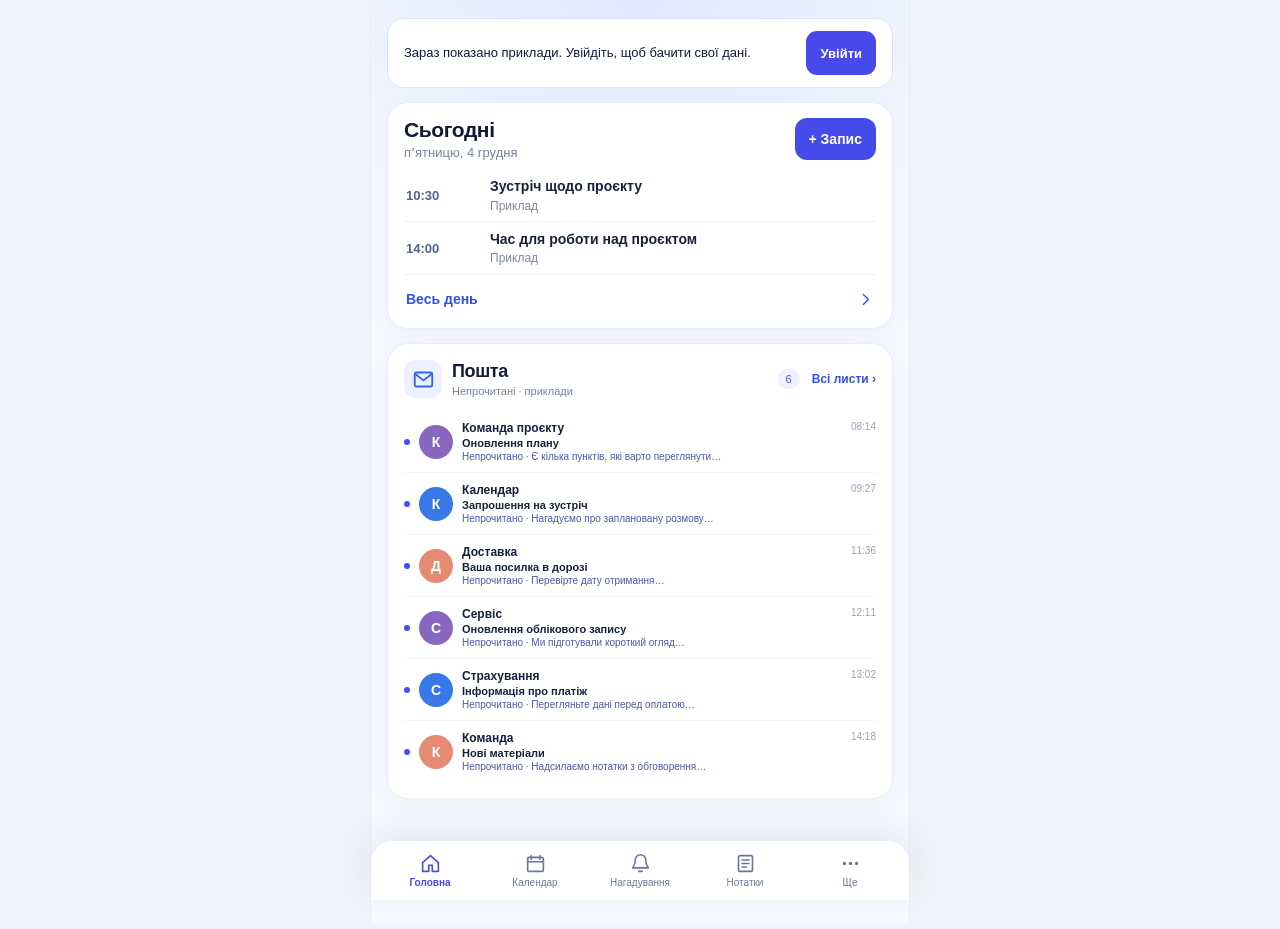
<file: public/index.html>
<!doctype html>
<html lang="uk">
<head>
  <meta charset="utf-8">
  <meta name="viewport" content="width=device-width,initial-scale=1,viewport-fit=cover">
  <meta name="theme-color" content="#f6f8ff">
  <meta name="description" content="Мій день — мобільний прототип особистого дашборда">
  <title>Мій день</title>
  <link rel="stylesheet" href="./style.css">
</head>
<body>
  <svg class="sprite" xmlns="http://www.w3.org/2000/svg" aria-hidden="true">
    <symbol id="i-cal" viewBox="0 0 24 24"><rect x="3" y="5" width="18" height="16" rx="2"/><path d="M7 3v4m10-4v4M3 10h18"/></symbol>
    <symbol id="i-check" viewBox="0 0 24 24"><path d="m5 12 5 5L20 7"/></symbol>
    <symbol id="i-bell" viewBox="0 0 24 24"><path d="M18 8a6 6 0 0 0-12 0c0 7-3 8-3 9h18c0-1-3-2-3-9ZM10 21h4"/></symbol>
    <symbol id="i-file" viewBox="0 0 24 24"><path d="M5 2h9l5 5v15H5zM14 2v5h5M8 12h8M8 16h8"/></symbol>
    <symbol id="i-mail" viewBox="0 0 24 24"><rect x="2" y="4" width="20" height="16" rx="2"/><path d="m3 6 9 7 9-7"/></symbol>
    <symbol id="i-mail-open" viewBox="0 0 24 24"><path d="m2 10 10-7 10 7v11H2zM2 10l10 8 10-8M2 21l7-6m13 6-7-6"/></symbol>
    <symbol id="i-star" viewBox="0 0 24 24"><path d="m12 2 3.1 6.4 7.1 1-5.1 5 .9 7-6-3.3-6 3.3.9-7-5.1-5 7.1-1z"/></symbol>
    <symbol id="i-archive" viewBox="0 0 24 24"><rect x="3" y="4" width="18" height="5" rx="1"/><path d="M5 9v12h14V9M9 14h6"/></symbol>
    <symbol id="i-note" viewBox="0 0 24 24"><rect x="4" y="3" width="16" height="18" rx="2"/><path d="M8 8h8M8 12h8M8 16h5"/></symbol>
    <symbol id="i-home" viewBox="0 0 24 24"><path d="m3 11 9-8 9 8v10h-7v-7h-4v7H3z"/></symbol>
    <symbol id="i-arrow" viewBox="0 0 24 24"><path d="m9 5 7 7-7 7"/></symbol>
    <symbol id="i-plus" viewBox="0 0 24 24"><path d="M12 4v16M4 12h16"/></symbol>
    <symbol id="i-close" viewBox="0 0 24 24"><path d="M5 5l14 14M19 5 5 19"/></symbol>
    <symbol id="i-more" viewBox="0 0 24 24"><circle cx="5" cy="12" r="1"/><circle cx="12" cy="12" r="1"/><circle cx="19" cy="12" r="1"/></symbol>
    <symbol id="i-filter" viewBox="0 0 24 24"><path d="M3 5h18M6 12h12m-9 7h6"/></symbol>
    <symbol id="i-rotate" viewBox="0 0 24 24"><path d="M20 7v5h-5M4 17v-5h5"/><path d="M5.7 9A7 7 0 0 1 18 7l2 5M4 12l2 5a7 7 0 0 0 12.3-2"/></symbol>
  </svg>

  <main class="app" id="home">
    <aside id="connectionBanner" class="connection-banner" aria-label="Особистий вхід"><p id="connectionStatus">Підключіть сховище, щоб бачити свої дані.</p><button type="button" id="connectionAction" class="primary-action" data-action="connection-settings">Налаштувати</button></aside>
    <section id="today" class="card today-card" aria-labelledby="todayTitle">
      <div class="card-head"><div class="head-title"><div><h2 id="todayTitle">Сьогодні</h2><span class="subheading" id="selectedDateLabel"></span></div></div><button type="button" class="home-add" data-action="calendar-new">+ Запис</button></div>
      <p id="calendarError" class="sync-error" role="status" hidden></p><div id="events" class="events" aria-live="polite"></div>
      <button type="button" class="home-all-day" data-open-section="today">Весь день <svg><use href="#i-arrow"/></svg></button>
    </section>

    <section id="priorities" class="card" aria-labelledby="priorityTitle" hidden><div class="card-head"><div class="head-title"><span class="icon-box violet"><svg><use href="#i-check"/></svg></span><div><h2 id="priorityTitle">Мої пріоритети</h2><span class="subheading" id="prioritySubheading">На цей день · приклади</span></div></div><button type="button" class="link-btn" data-open-section="priorities">Відкрити ›</button></div><div id="prioritiesList" class="priority-list"></div></section>

    <section id="obsidian" class="card" aria-labelledby="obsidianTitle" hidden><div class="card-head"><div class="head-title"><span class="icon-box purple"><span class="obsidian-gem">◆</span></span><div><h2 id="obsidianTitle">Obsidian</h2><span class="subheading" id="obsidianSubheading">Останні зміни · GitHub</span></div></div><button type="button" id="refreshObsidian" class="refresh-btn" aria-label="Оновити зміни Obsidian" title="Оновити зміни Obsidian" hidden>↻</button><button type="button" class="link-btn" data-open-section="obsidian">Останні зміни ›</button></div><p id="obsidianError" class="sync-error" role="status" hidden></p><div id="pinnedSection" hidden><h3 class="favorites-title">★ Фаворити</h3><div id="pinnedFiles" class="file-list"></div></div><div class="filters" aria-label="Фільтр останніх змін Obsidian"><button type="button" class="chip active" data-filter="all" aria-pressed="true">Усі</button><button type="button" class="chip" data-filter="added" aria-pressed="false">Додані</button><button type="button" class="chip" data-filter="edited" aria-pressed="false">Змінені</button></div><div id="files" class="file-list" aria-live="polite"></div></section>

    <section id="mail" class="card" aria-labelledby="mailTitle"><div class="card-head"><div class="head-title"><span class="icon-box blue"><svg><use href="#i-mail"/></svg></span><div><h2 id="mailTitle">Пошта</h2><span class="subheading" id="mailSubheading">Непрочитані · приклади</span></div></div><div class="mail-actions"><button type="button" id="refreshGoogle" class="refresh-btn" aria-label="Оновити пошту й календар" title="Оновити пошту й календар" hidden>↻</button><span class="count-pill" id="mailCount">6</span><button type="button" class="link-btn" data-open-section="mail">Всі листи ›</button></div></div><p id="mailError" class="sync-error" role="status" hidden></p><div id="mails" class="mail-list"></div></section>

    <section id="notes" class="card notes-card" aria-labelledby="notesTitle" hidden><div class="card-head"><div class="head-title"><span class="icon-box amber"><svg><use href="#i-note"/></svg></span><div><h2 id="notesTitle">Нотатки</h2><span class="subheading" id="notesSubheading">Швидкі записи на цьому пристрої</span></div></div><div class="mail-actions"><button type="button" class="link-btn" data-open-section="notes">Всі нотатки ›</button><button type="button" id="addNote" class="icon-button" aria-label="Додати нотатку"><svg><use href="#i-plus"/></svg></button></div></div><div id="notesList" class="notes-list"></div></section>
  </main>

  <section class="view-shell" id="viewShell" role="dialog" aria-modal="true" aria-labelledby="viewTitle" hidden>
    <header class="view-header"><button type="button" id="viewBack" class="view-back" aria-label="Назад">‹</button><h1 id="viewTitle"></h1><div id="viewHeaderAction"></div></header>
    <div class="view-content" id="viewContent" tabindex="-1"></div>
    <div class="view-actions" id="viewActions" hidden></div>
  </section>

  <nav class="bottom-nav" aria-label="Основна навігація"><button type="button" data-go="home" class="active"><svg><use href="#i-home"/></svg><span>Головна</span></button><button type="button" data-go="today"><svg><use href="#i-cal"/></svg><span>Календар</span></button><button type="button" data-go="reminders" id="remindersTab"><svg><use href="#i-bell"/></svg><span>Нагадування</span><b id="remindersBadge"></b></button><button type="button" data-go="notes"><svg><use href="#i-note"/></svg><span>Нотатки</span></button><button type="button" data-go="more"><svg><use href="#i-more"/></svg><span>Ще</span></button></nav>

  <div class="sheet-backdrop" id="sheetBackdrop" hidden><section class="sheet" role="dialog" aria-modal="true" aria-labelledby="sheetTitle"><div class="sheet-handle"></div><button type="button" id="closeSheet" class="close-sheet" aria-label="Закрити"><svg><use href="#i-close"/></svg></button><div id="sheetContent"></div></section></div>
  <input type="date" id="dateInput" class="visually-hidden" aria-label="Вибрати дату">
  <script src="./config.js" defer></script>
  <script src="./backend.js" defer></script>
  <script src="./mail-pdf.js" defer></script>
  <script src="./app.js" defer></script>
</body>
</html>
</file>
<file: public/style.css>
:root{font-family:Inter,ui-sans-serif,-apple-system,BlinkMacSystemFont,"Segoe UI",sans-serif;color:#101a39;background:#eff3fb;font-synthesis:none}*{box-sizing:border-box}html{scroll-behavior:smooth}body{margin:0;min-width:320px}button,input,textarea{font:inherit}button{cursor:pointer}button:focus-visible,input:focus-visible,textarea:focus-visible{outline:3px solid #8e9fff;outline-offset:2px}svg{width:22px;height:22px;fill:none;stroke:currentColor;stroke-linecap:round;stroke-linejoin:round;stroke-width:1.85}.sprite{position:absolute;width:0;height:0;overflow:hidden}.app{max-width:540px;min-height:100vh;margin:auto;padding:18px 16px 112px;background:radial-gradient(ellipse 110% 330px at 50% 0,#dfe8ff 0,transparent 70%),#f6f8ff}.focus-card{height:184px;border-radius:23px;position:relative;overflow:hidden;margin-bottom:14px;color:#fff;background:linear-gradient(116deg,#173b91 0%,#374f9a 52%,#d7a6ae 100%);box-shadow:0 14px 28px #213d8521}.focus-card:before{content:"";position:absolute;inset:0;background:radial-gradient(circle at 78% 6%,#f9d5ae88 0,transparent 45%)}.focus-art{position:absolute;inset:16px 0 0 21%;opacity:.85}.focus-art svg{width:100%;height:100%;stroke:initial}.focus-content{position:relative;height:100%;padding:22px 22px;display:flex;flex-direction:column;align-items:flex-start}.focus-kicker{display:flex;align-items:center;gap:8px;font-size:13px;color:#e8edff}.focus-target{font-size:29px;line-height:20px;color:#c8b7ff}.sample-pill{font-size:9px;border:1px solid #ffffff66;border-radius:20px;padding:3px 6px;letter-spacing:.5px}.focus-content h2{font-size:24px;letter-spacing:-.65px;line-height:1.14;margin:20px 0 6px;max-width:90%}.focus-content p{font-size:13px;line-height:1.38;color:#eef3ff;max-width:77%;margin:0}.round-light{position:absolute;right:18px;bottom:22px;width:43px;height:43px;border:0;border-radius:50%;background:white;color:#141c48;display:grid;place-items:center;box-shadow:0 5px 12px #1425612b}.round-light svg{width:19px}.card{background:#fff;border:1px solid #e9edf8;box-shadow:0 8px 26px #4f63a70b;border-radius:21px;padding:16px;margin-bottom:14px;scroll-margin-top:12px}.card-head{display:flex;align-items:center;justify-content:space-between;gap:6px;margin-bottom:13px}.head-title{display:flex;align-items:center;gap:10px;min-width:0}.card h2{margin:0;color:#111a37;font-weight:760;font-size:18px;letter-spacing:-.4px}.subheading{display:block;font-size:11px;color:#7582a0;margin-top:3px}.icon-box{width:38px;height:38px;flex:none;display:grid;place-items:center;border-radius:12px}.icon-box svg{width:21px;height:21px;stroke-width:2.1}.indigo{color:#3154e8;background:#e8edff}.violet{color:#593efa;background:#eeedff}.purple{color:#6834ca;background:#efeaff}.blue{color:#3263ed;background:#ebf1ff}.amber{color:#e69605;background:#fff3dc}.obsidian-gem{font-size:27px;line-height:1}.link-btn{display:flex;align-items:center;gap:1px;background:transparent;border:0;color:#3152e5;padding:9px 0 9px 6px;font-size:12px;font-weight:650;white-space:nowrap}.link-btn svg{width:14px;height:14px}.day-strip{display:flex;align-items:center;gap:4px;background:#f8faff;padding:5px;border-radius:15px;margin:2px 0 13px}.day-choices{display:grid;grid-template-columns:repeat(5,1fr);flex:1}.day-choices button{border:0;background:none;border-radius:11px;min-width:0;padding:7px 2px;color:#7784a1;font-size:11px}.day-choices button strong{display:block;font-size:15px;color:#243351;margin-top:2px}.day-choices button.selected{background:#4a4cf0;color:white;box-shadow:0 4px 9px #454de044}.day-choices button.selected strong{color:white}.day-arrow{border:0;background:transparent;color:#656f95;font-size:24px;width:20px;line-height:1}.events{min-height:58px}.event-row{display:flex;align-items:stretch;text-align:left;width:100%;gap:10px;background:transparent;border:0;padding:8px 3px;color:#17213c}.event-time{color:#7381a2;font-size:12px;font-weight:650;min-width:40px;padding-top:4px}.event-track{position:relative;width:10px;flex:none;display:flex;justify-content:center}.event-track:before{content:"";position:absolute;top:11px;bottom:-15px;width:2px;background:#e1e6fb}.event-row:last-child .event-track:before{display:none}.event-track:after{content:"";position:absolute;top:6px;width:8px;height:8px;background:#3865ef;border-radius:50%}.event-row:nth-child(2) .event-track:after{background:#734bea}.event-info{min-width:0;flex:1}.event-info strong{font-size:13px;font-weight:680}.event-info small{display:block;color:#8994ae;margin-top:3px;font-size:11px}.empty{padding:17px 8px;color:#8692aa;text-align:center;font-size:12px}.reminder-preview{margin-top:11px;border-radius:16px;background:linear-gradient(120deg,#fff9f1,#fffaf8);padding:12px}.reminder-title{display:flex;align-items:center;justify-content:space-between;margin-bottom:6px;font-size:13px;font-weight:750}.reminder-title span{display:flex;align-items:center;gap:6px}.reminder-title svg{color:#f26360;width:16px}.reminder-title button{color:#3d4de7;border:0;background:none;font-size:11px;font-weight:650}.reminder-row{display:flex;align-items:center;gap:9px;min-height:38px}.reminder-row .reminder-symbol{flex:none;display:grid;place-items:center;width:28px;height:28px;background:#fff0d8;border-radius:9px;font-size:15px}.reminder-row button.reminder-open{text-align:left;border:0;background:none;color:#17213c;flex:1;font-size:12px;padding:7px 0}.due-pill{font-size:10px;color:#dc5b45;background:#ffebea;border-radius:22px;padding:5px 7px;white-space:nowrap}.done-button{border:1px solid #c5cdeb;color:#596bbb;background:white;border-radius:9px;width:27px;height:27px;display:grid;place-items:center;flex:none;padding:0}.done-button svg{width:15px}.priority-list{display:grid;gap:3px}.priority-row{display:flex;align-items:center;gap:10px;min-height:38px;color:#222c46;font-size:13px}.priority-row input{appearance:none;margin:0;width:21px;height:21px;border:1.6px solid #94a0bd;border-radius:6px;flex:none;cursor:pointer}.priority-row input:checked{background:#4847e9;border-color:#4847e9}.priority-row input:checked:after{content:"✓";display:block;color:#fff;text-align:center;font-weight:800;line-height:18px}.priority-row input:checked+span{text-decoration:line-through;color:#929ab0}.filters{display:flex;gap:6px;margin:3px 0 9px}.chip{border:1px solid #e5e9f5;background:#f8f9fe;color:#667392;border-radius:20px;padding:6px 11px;font-size:11px;font-weight:650}.chip.active{background:#4748e9;color:white;border-color:#4748e9}.file-row{display:flex;width:100%;align-items:center;gap:10px;border:0;border-bottom:1px solid #f3f5fb;background:white;color:#1c2847;text-align:left;padding:10px 1px}.file-row:last-child{border-bottom:0}.file-icon{display:grid;place-items:center;width:31px;height:31px;background:#f0f3f9;border-radius:9px;flex:none;color:#687895}.file-icon svg{width:18px}.file-main{min-width:0;flex:1}.file-main strong{display:block;overflow:hidden;text-overflow:ellipsis;white-space:nowrap;font-size:12px;font-weight:640}.file-main small{display:block;font-size:10px;margin-top:3px;color:#909cb1}.file-status{font-size:10px;color:#5570b7;white-space:nowrap}.mail-row{width:100%;display:flex;align-items:center;gap:9px;border:0;border-bottom:1px solid #f3f5fb;background:transparent;text-align:left;padding:10px 0;color:#15203c}.mail-row:last-child{border-bottom:0}.unread-dot{width:6px;height:6px;background:#464bff;border-radius:50%;flex:none}.sender-avatar{display:grid;place-items:center;flex:none;width:34px;height:34px;border-radius:50%;color:white;font-size:14px;font-weight:700;background:#8967bf}.mail-row:nth-child(3n+2) .sender-avatar{background:#3878e7}.mail-row:nth-child(3n+3) .sender-avatar{background:#e58b73}.mail-copy{flex:1;min-width:0}.mail-copy strong,.mail-copy span,.mail-copy small{display:block;white-space:nowrap;overflow:hidden;text-overflow:ellipsis}.mail-copy strong{font-size:12px}.mail-copy span{font-size:11px;margin-top:2px}.mail-copy small{font-size:10px;color:#8d99b2;margin-top:2px}.mail-time{align-self:flex-start;color:#96a1bb;font-size:10px}.count-pill{background:#eef1ff;color:#5054dc;font-size:11px;border-radius:20px;padding:4px 8px}.icon-button{border:0;background:#eef0ff;color:#4d4bf0;width:32px;height:32px;border-radius:10px;display:grid;place-items:center;flex:none}.icon-button svg{width:17px}.notes-list{display:grid;grid-template-columns:repeat(2,minmax(0,1fr));gap:9px}.note-tile{min-height:116px;border:0;border-radius:14px;text-align:left;padding:12px;color:#1a2540;background:#eaf2ff;overflow:hidden}.note-tile:nth-child(3n+2){background:#f0ebff}.note-tile:nth-child(3n+3){background:#e8f8f1}.note-tile strong{display:block;font-size:12px;margin-bottom:6px}.note-tile span{display:-webkit-box;-webkit-line-clamp:3;-webkit-box-orient:vertical;overflow:hidden;font-size:11px;line-height:1.4;color:#687791}.note-tile small{display:block;margin-top:8px;color:#8190a9;font-size:10px}.note-tile.add-tile{display:grid;place-items:center;background:#f8faff;border:1px dashed #cbd3ed;color:#596ad1;font-weight:700;font-size:12px}.bottom-nav{position:fixed;bottom:0;left:50%;transform:translateX(-50%);width:min(100%,540px);display:flex;align-items:center;justify-content:space-around;gap:1px;background:#ffffffed;backdrop-filter:blur(20px);border:1px solid #e9edfa;border-bottom:0;border-radius:22px 22px 0 0;box-shadow:0 -9px 30px #34436c15;padding:8px 7px calc(8px + env(safe-area-inset-bottom));z-index:10}.bottom-nav button{position:relative;min-width:62px;display:flex;align-items:center;flex-direction:column;gap:3px;border:0;background:none;color:#69789e;font-size:10px;padding:4px 1px}.bottom-nav button.active{color:#464bf2;font-weight:700}.bottom-nav svg{width:21px;height:21px}.bottom-nav b{position:absolute;top:0;right:10px;background:#ff4d63;color:white;border-radius:20px;font-size:9px;padding:2px 5px}.sheet-backdrop{position:fixed;inset:0;background:#14224882;z-index:30;display:flex;align-items:flex-end;justify-content:center}.sheet-backdrop[hidden]{display:none}.sheet{position:relative;background:#fff;width:min(100%,540px);max-height:86dvh;overflow-y:auto;border-radius:25px 25px 0 0;padding:28px 20px calc(25px + env(safe-area-inset-bottom));box-shadow:0 -12px 30px #11235426}.sheet-handle{position:absolute;top:9px;left:calc(50% - 23px);width:46px;height:4px;border-radius:5px;background:#d8deea}.close-sheet{position:absolute;right:16px;top:20px;display:grid;place-items:center;width:28px;height:28px;background:#f2f4fb;border:0;border-radius:50%;color:#65708e}.close-sheet svg{width:15px}.sheet h2{margin:8px 35px 8px 0;font-size:22px;letter-spacing:-.5px}.sheet p{color:#5e6b85;font-size:14px;line-height:1.55}.sheet .meta{color:#9aa5ba;font-size:11px}.sheet .preview{background:#f6f8ff;padding:14px;border-radius:14px;margin:16px 0;white-space:pre-wrap;color:#384764;font-size:13px;line-height:1.55}.sheet-actions{display:flex;gap:8px;flex-wrap:wrap;margin-top:18px}.primary-action,.secondary-action{min-height:42px;border:0;border-radius:11px;padding:10px 15px;font-size:13px;font-weight:700}.primary-action{background:#4949eb;color:white}.secondary-action{background:#eef0ff;color:#484ae0}.sheet label{display:block;font-size:12px;color:#687591;font-weight:650;margin:14px 0 5px}.sheet input[type=text],.sheet textarea{width:100%;border:1px solid #dce3f2;border-radius:12px;background:#fafbfe;color:#17233e;padding:12px;font-size:14px}.sheet textarea{min-height:115px;resize:vertical}.sheet .manage-row{display:flex;align-items:center;justify-content:space-between;gap:12px;border-bottom:1px solid #edf0f8;padding:12px 0;font-size:13px}.manage-row small{display:block;margin-top:4px;color:#8795af}.sheet .manage-row button{border:0;border-radius:10px;padding:8px 10px;color:#4b50df;background:#eef0ff;white-space:nowrap}.visually-hidden{position:absolute;opacity:0;width:1px;height:1px;pointer-events:none}@media(max-width:370px){.app{padding-left:12px;padding-right:12px}.card{padding:13px}.bottom-nav button{min-width:55px}.focus-content h2{font-size:22px}}@media(min-width:600px){.app{border-left:1px solid #e8edfa;border-right:1px solid #e8edfa}.bottom-nav{border-left:1px solid #e8edfa;border-right:1px solid #e8edfa}}@media(prefers-reduced-motion:reduce){html{scroll-behavior:auto}}

[hidden]{display:none!important}.sheet a.primary-action{display:inline-flex;align-items:center;text-decoration:none}

.form-error{color:#c0364c!important;background:#fff1f3;padding:9px;border-radius:9px;margin:10px 0!important}.form-info{color:#28764f!important;background:#ecf9f1;padding:9px;border-radius:9px;margin:10px 0!important}.sheet input[type=email],.sheet input[type=password],.sheet input[type=date]{width:100%;border:1px solid #dce3f2;border-radius:12px;background:#fafbfe;color:#17233e;padding:12px;font-size:14px}.sheet .empty-list{padding:18px 4px;color:#8792a6;text-align:center;font-size:12px}.sheet button:disabled{opacity:.55;cursor:wait}
.mail-actions{display:flex;align-items:center;gap:6px}.refresh-btn{border:0;background:#eef1ff;color:#4348dd;border-radius:10px;width:34px;height:34px;font-size:23px;line-height:1}.refresh-btn:disabled{opacity:.55;cursor:wait}.sync-error{margin:0 0 10px;padding:9px 11px;border-radius:10px;background:#fff1f2;color:#a33450;font-size:13px;line-height:1.4}.sync-error[hidden],.refresh-btn[hidden]{display:none}
.favorites-title{margin:12px 0 4px;font-size:12px;font-weight:750;color:#5543a7}.file-row{padding:0;gap:3px}.file-open{display:flex;align-items:center;gap:10px;flex:1;min-width:0;padding:11px 1px;border:0;background:transparent;color:inherit;text-align:left}.favorite-toggle{border:0;background:transparent;color:#9aa5bd;min-width:38px;min-height:42px;font-size:24px;line-height:1}.favorite-toggle.is-favorite{color:#efaa15}.favorites-title+.file-list{margin-bottom:10px;border-bottom:1px solid #edf0f8}.file-list .empty{padding:12px 1px;color:#77829c;font-size:12px}

.view-shell{position:fixed;inset:0;z-index:20;width:min(100%,540px);margin:auto;background:#f6f8ff;display:flex;flex-direction:column;box-shadow:0 0 25px #26396918}.view-shell[hidden]{display:none}.view-header{flex:none;display:flex;align-items:center;gap:12px;min-height:58px;padding:calc(8px + env(safe-area-inset-top)) 16px 8px;background:white;border-bottom:1px solid #e8ecf6}.view-header h1{flex:1;min-width:0;font-size:19px;color:#111a37;margin:0;overflow:hidden;text-overflow:ellipsis;white-space:nowrap}.view-back{width:44px;height:44px;flex:none;border:0;border-radius:13px;background:#eef0ff;color:#454ce5;font-size:30px;line-height:1}.view-header #viewHeaderAction button{min-height:44px;border:0;border-radius:11px;padding:8px 12px;background:#eef0ff;color:#454ce5;font-weight:700}.view-content{flex:1;min-height:0;overflow-y:auto;overscroll-behavior:contain;padding:18px 16px calc(20px + env(safe-area-inset-bottom));outline:none}.view-actions{flex:none;display:flex;gap:8px;padding:10px 16px calc(10px + env(safe-area-inset-bottom));background:white;border-top:1px solid #e8ecf6}.view-actions[hidden]{display:none}.view-actions>*{flex:1;text-align:center}.view-card{background:white;border:1px solid #e9edf8;border-radius:17px;padding:16px;margin-bottom:12px;overflow-wrap:anywhere}.view-card h2{font-size:19px;margin:0 0 8px;color:#111a37}.view-card .meta{font-size:13px;color:#7986a0;margin:0 0 10px}.view-card .preview{font-size:16px;white-space:pre-wrap;line-height:1.55;color:#253351}.view-list{background:#fff;border:1px solid #e9edf8;border-radius:17px;padding:4px 14px;margin-top:12px}.view-list .mail-row,.view-list .file-row,.view-list .event-row{min-height:54px}.view-list .manage-row{display:flex;align-items:center;gap:6px;border-bottom:1px solid #edf0f8;min-height:60px}.view-list .manage-row:last-child{border-bottom:0}.view-list .manage-row>button:first-child{flex:1;border:0;background:none;text-align:left;color:#182541;padding:10px 0;font-size:16px;min-width:0}.view-list .manage-row small{display:block;color:#8795af;font-size:12px;margin-top:3px}.view-list .manage-row .done-button{width:44px;height:44px}.view-list .note-tile{display:block;width:100%;min-height:75px;margin:9px 0;font-size:16px}.view-list .note-tile strong{font-size:16px}.view-list .note-tile span{font-size:13px}.view-list .mail-copy strong,.view-list .mail-copy span{font-size:14px}.view-list .file-main strong{font-size:15px}.view-list .event-info strong{font-size:15px}.view-list .event-info small{font-size:12px}.view-subtitle{color:#667590;font-size:14px;margin:2px 0 12px}.view-content .filters .chip{min-height:44px;font-size:13px}.view-content .empty-list{padding:22px;text-align:center;color:#6d7b95}.view-error{color:#a33450;background:#fff1f2;padding:12px;border-radius:12px}.view-content button:focus-visible,.view-header button:focus-visible,.view-actions button:focus-visible{outline:3px solid #8f9ffa;outline-offset:2px}
.view-card .mail-body{overflow-wrap:anywhere;word-break:break-word}.mail-attachments{padding-left:22px;color:#3a4969;font-size:14px;overflow-wrap:anywhere}.mail-attachments li{margin:6px 0}
.sheet input[type=time]{width:100%;border:1px solid #dce3f2;border-radius:12px;background:#fafbfe;color:#17233e;padding:12px;font-size:16px}.sheet #calendarDraftFallback{display:inline-flex;align-items:center;text-decoration:none;margin-top:8px}.view-header #viewHeaderAction .mail-calendar-btn{background:#444be9;color:#fff;white-space:nowrap;box-shadow:0 4px 14px #4248d333;font-size:13px}.view-actions .secondary-action{display:inline-flex;align-items:center;justify-content:center;text-decoration:none;white-space:nowrap}.mail-attachments+.view-subtitle{line-height:1.45}
.sheet #reminderTime:disabled{color:#9aa5ba;background:#f1f3f8}.reminder-row button.reminder-open{min-width:0;overflow:hidden;text-overflow:ellipsis;white-space:nowrap}.reminder-row .due-pill{flex:none}
.view-actions:has(>:nth-child(3)){flex-wrap:wrap}.view-actions:has(>:nth-child(3))>*{flex:1 1 calc(50% - 4px)}.view-actions:has(>:nth-child(3))>:nth-child(3){flex-basis:100%}
.file-open{text-decoration:none}.file-open:focus-visible{outline:3px solid #8e9fff;outline-offset:2px;border-radius:8px}
.sheet .pdf-download{display:inline-flex;align-items:center;justify-content:center;text-decoration:none}.sheet .pdf-download:focus-visible{outline:3px solid #8e9fff;outline-offset:2px}
.mail-filters{display:flex;gap:7px;overflow-x:auto;padding-bottom:5px;scrollbar-width:thin}.mail-filters .chip{flex:none}.mail-more{display:block;width:100%;margin:14px 0;text-align:center}.mail-row .unread-dot[hidden]{visibility:hidden;display:block}
.mail-swipe{position:relative;overflow:hidden;border-bottom:1px solid #f3f5fb;touch-action:pan-y}.mail-swipe .mail-row{position:relative;z-index:1;border-bottom:0;background:white;transition:transform .2s ease;min-height:55px}.mail-swipe.revealed .mail-row{transform:translateX(-94px)}.mail-archive{position:absolute;right:0;top:0;bottom:0;width:94px;border:0;background:#e9edff;color:#3844ca;font-size:11px;font-weight:700;z-index:0}.mail-archive[hidden]{display:none}.mail-row.is-read .mail-copy strong,.mail-row.is-read .mail-copy span{font-weight:450;color:#64718b}.mail-row.is-read .sender-avatar{filter:saturate(.55);opacity:.75}.mail-row.is-unread .mail-copy strong,.mail-row.is-unread .mail-copy span{font-weight:730}.mail-row.is-unread .mail-copy small{color:#4b58ad}.view-list .mail-swipe:last-child{border-bottom:0}@media(prefers-reduced-motion:reduce){.mail-swipe .mail-row{transition:none}}
.mail-open .view-header{flex-wrap:wrap;row-gap:0}.mail-open .view-header #viewHeaderAction:not(:empty){flex:1 0 100%;padding-top:8px}.mail-open .view-header #viewHeaderAction:empty{display:none}.mail-toolbar{display:grid;grid-template-columns:repeat(4,minmax(0,1fr));gap:9px}.mail-open .view-header #viewHeaderAction .mail-tool{width:100%;height:46px;min-height:46px;display:grid;place-items:center;padding:0;border:1px solid #e5e9f6;border-radius:13px;background:#f6f7fc;color:#5d6d8d;box-shadow:none}.mail-toolbar svg{width:20px;height:20px}.mail-open .view-header #viewHeaderAction .calendar-tool{background:#484bea;border-color:#484bea;color:#fff}.mail-open .view-header #viewHeaderAction .is-important{background:#fff6e0;border-color:#ffe4a7;color:#b87500}.mail-tool.is-important svg{fill:#f5b73b;stroke:#b87500}.mail-open .view-header #viewHeaderAction .mail-tool:disabled{opacity:.55;cursor:default}
.mail-reminder-prompt{display:flex;flex-direction:column;align-items:flex-start;gap:7px;margin-top:18px;padding:13px;border:1px solid #e2e8f9;border-radius:14px;background:#f7f9ff}.mail-reminder-prompt strong{font-size:14px;color:#213354}.mail-reminder-prompt button{min-height:44px;width:100%}.mail-draft-source{font-weight:650;overflow-wrap:anywhere}.reminder-proposals{margin:15px 0 24px}.reminder-proposals h2{font-size:17px;color:#172442;margin:0 0 6px}.reminder-proposal{display:flex;align-items:center;gap:12px;width:100%;min-height:62px;padding:10px 2px;border:0;border-bottom:1px solid #edf0f8;background:#fff;color:#1b2947;text-align:left}.reminder-proposal:last-child{border-bottom:0}.reminder-proposal-icon{display:grid;place-items:center;flex:none;width:38px;height:38px;border-radius:12px;background:#f1f4ff;font-size:19px}.reminder-proposal>span:nth-child(2){min-width:0;flex:1}.reminder-proposal strong,.reminder-proposal small{display:block;overflow:hidden;text-overflow:ellipsis;white-space:nowrap}.reminder-proposal strong{font-size:14px}.reminder-proposal small{color:#71809c;font-size:12px;margin-top:3px}.reminder-proposal svg{width:18px;height:18px;color:#5e6be6;flex:none}
.view-list .mail-copy strong,.view-list .mail-copy span{font-size:13px}.view-list .mail-copy small{font-size:11px}.mail-open .view-header h1{font-size:17px}.mail-open .view-card{font-size:13px;line-height:1.45;padding:15px}.mail-open .view-card h2{font-size:16px;line-height:1.25;margin-bottom:12px}.mail-open .view-card .meta{font-size:11px}.mail-open .view-card p{margin:8px 0;overflow-wrap:anywhere}.mail-open .view-card .mail-body{font-size:13px;line-height:1.5;margin-top:16px;padding:12px}

.account-group{border:1px solid #e9edf8;border-radius:16px;padding:14px;margin:16px 0;background:#fff}.account-group h3{font-size:15px;color:#111a37;margin:0 0 12px}.account-group p{margin:0 0 12px}.account-group>button{width:100%;text-align:center}.connected-account{display:flex;align-items:center;gap:9px;min-width:0}.connected-account .account-info{flex:1;min-width:0}.connected-account strong{display:block;color:#1b2947;font-size:13px;overflow-wrap:anywhere}.connected-account small{display:block;color:#6e7d97;font-size:11px;margin-top:4px}.account-dot{width:9px;height:9px;border-radius:50%;flex:none;background:#37ab75}.connected-account button{flex:none;min-height:44px;padding:9px 10px}.account-group .form-error{margin-top:12px!important}

.calendar-month{background:white;border:1px solid #e8ecf6;border-radius:20px;padding:14px 10px 12px;box-shadow:0 6px 20px #3c4c8510}.calendar-month-head{display:flex;align-items:center;justify-content:space-between;gap:6px;margin-bottom:12px}.calendar-month-head strong{font-size:18px;color:#172442;text-transform:capitalize}.calendar-month-head button{height:44px;width:44px;background:#f0f2ff;color:#4c50df;border:0;border-radius:13px;font-size:27px}.calendar-grid{display:grid;grid-template-columns:repeat(7,minmax(0,1fr));gap:2px}.calendar-weekday{text-align:center;color:#8190a9;font-size:13px;padding:7px 0}.calendar-day{display:flex;align-items:center;flex-direction:column;justify-content:center;gap:3px;min-width:0;min-height:47px;background:white;color:#253454;border:0;border-radius:12px;font-size:15px;font-weight:650}.calendar-day.today:not(.selected) span{box-shadow:inset 0 -2px #6065ee}.calendar-day.selected{background:#484aeb;color:white;box-shadow:0 5px 12px #4a4ce840}.calendar-day i{width:5px;height:5px;background:#4c56ed;border-radius:50%}.calendar-day i.has-task{background:#eea634}.calendar-day.selected i{background:#fff}.calendar-day:focus-visible,.calendar-month-head button:focus-visible{outline:3px solid #899bf9;outline-offset:2px}.calendar-day-title{font-size:17px;color:#182541;margin:22px 2px 10px}.calendar-day-entries{border:1px solid #e8ecf6;background:white;border-radius:18px;padding:4px 14px}.calendar-entry,.calendar-task{display:flex;align-items:center;gap:12px;min-height:62px;width:100%;text-align:left;border:0;border-bottom:1px solid #eef1f8;background:white;color:#192747}.calendar-entry:last-child,.calendar-task:last-child{border-bottom:0}.calendar-entry>span:nth-child(2),.calendar-task>button:last-child{flex:1;min-width:0}.calendar-entry strong,.calendar-task strong{display:block;font-size:15px;overflow-wrap:anywhere}.calendar-entry small,.calendar-task small{display:block;color:#76839d;font-size:13px;margin-top:3px}.calendar-entry-icon{display:grid;place-items:center;flex:none;width:37px;height:37px;border-radius:11px;background:#eef0ff;color:#5053d8;font-size:20px}.calendar-task>button:last-child{text-align:left;padding:9px 0;background:none;border:0;color:inherit}.calendar-task .done-button{width:38px;height:38px;font-size:19px}.calendar-task .is-complete{text-decoration:line-through;color:#8a96ad}.calendar-empty{text-align:center;color:#74819b;font-size:14px;padding:24px 5px;margin:0}.calendar-kind-actions{display:grid;gap:10px;margin:20px 0}.calendar-kind-actions button{text-align:left;min-height:67px;width:100%;border:1px solid #e1e7f8;border-radius:14px;background:#f8f9ff;color:#222f51;font-size:16px;font-weight:700;padding:12px}.calendar-kind-actions small{display:block;margin:5px 0 0 24px;font-size:13px;font-weight:450;color:#66738d}.calendar-day-entries .done-button:focus-visible,.calendar-kind-actions button:focus-visible{outline:3px solid #8f9ffa;outline-offset:2px}
/* Daily priorities share their source row with the focus banner. */
.focus-card{height:auto;min-height:184px}.focus-content{min-height:184px;padding-bottom:72px}.focus-content h2{max-width:100%;overflow-wrap:anywhere;font-size:clamp(19px,5.5vw,24px)}.focus-content p{max-width:100%;padding-right:26px;overflow-wrap:anywhere}.focus-card .round-light{width:44px;height:44px}
.daily-row{display:flex;align-items:center;gap:10px;min-height:50px;border-bottom:1px solid #eef1f8}.daily-row:last-child{border-bottom:0}.daily-check{flex:none;min-width:44px;min-height:44px;border:0;background:transparent;color:#4853db;font-weight:800;font-size:20px}.daily-check:before{content:"";display:inline-block;width:20px;height:20px;border:2px solid #9da8c3;border-radius:6px;vertical-align:middle}.daily-check.is-complete:before{display:none}.daily-open{flex:1;min-width:0;min-height:44px;border:0;background:transparent;text-align:left;color:#202b48;font-size:14px;padding:7px 0;overflow-wrap:anywhere}.daily-open.is-complete span{color:#7f8aa3;text-decoration:line-through}.daily-open small{display:block;color:#5653dc;font-size:11px;margin-top:3px}.daily-day-bar{display:flex;align-items:center;justify-content:space-between;gap:6px;background:white;border:1px solid #e9edf8;border-radius:16px;padding:4px 8px}.daily-day-bar strong{font-size:15px;text-transform:capitalize;text-align:center}.daily-day-bar button{flex:none;width:44px;height:44px;border:0;background:#f0f1ff;border-radius:12px;color:#4b50dc;font-size:24px}.daily-date-picker{display:flex;align-items:center;justify-content:space-between;color:#65728c;font-size:13px;padding:12px 4px 16px}.daily-date-picker input,.sheet #dailyDate,.sheet #dailyMoveDate,.sheet #dailyReplace{border:1px solid #dce3f2;background:#fafbfe;color:#1b2744;border-radius:11px;min-height:44px;padding:8px 10px;font-size:15px;max-width:100%}.sheet #dailyDate,.sheet #dailyMoveDate,.sheet #dailyReplace{width:100%}.daily-limit{margin:0 0 6px;color:#7785a0;font-size:12px}.daily-empty-slot{width:100%;min-height:48px;text-align:left;border:0;border-bottom:1px dashed #dde3f4;background:white;color:#5358d6;padding:9px 4px}.daily-empty-slot:last-child{border-bottom:0}.daily-carry{display:flex;flex-direction:column;gap:9px;background:#f2f3ff;border-radius:14px;padding:14px;font-size:13px;overflow-wrap:anywhere}.daily-carry button,.daily-from-source{min-height:44px;border:0;border-radius:11px;background:#eceeff;color:#454bd1;font-weight:700;padding:9px 12px}.daily-from-source{width:100%;margin:2px 0 16px}.daily-detail-more{display:flex;flex-wrap:wrap;gap:8px;margin-top:20px}.daily-detail-more button{min-height:44px}.daily-delete{border:0;background:#fff0f3;color:#ae3350;border-radius:11px;padding:10px 13px;font-size:13px}
@media(max-width:370px){.focus-content{padding-left:18px;padding-right:18px}.daily-day-bar strong{font-size:13px}}

/* Personal annual dates stay visually distinct from Google events and tasks. */
.calendar-day .calendar-dots{display:flex;gap:3px;align-items:center;min-height:5px}.calendar-day .calendar-dots i{display:block;width:5px;height:5px;background:#4c56ed;border-radius:50%}.calendar-day .calendar-dots i.birthday-dot{background:#f0a673}.calendar-day .calendar-dots i.has-task{background:#a2a9b8}.calendar-day.selected .calendar-dots i.birthday-dot{background:#ffc58d}.calendar-day.selected .calendar-dots i.has-task{background:#d1d7f5}
.birthday-list-link{width:100%;min-height:44px;border:0;background:transparent;color:#a05b25;text-align:left;font-size:13px;font-weight:700;padding:11px 6px;margin:5px 0}.calendar-group-label,.birthday-month{font-size:13px;color:#74809a;margin:18px 3px 8px;font-weight:700}.birthday-month{text-transform:capitalize;color:#96572f}.birthday-entry .calendar-entry-icon{background:#fff1e7;color:#a15b25;font-size:18px}.birthday-preview{margin:12px 0 2px;padding:6px 10px;background:#fff6ef;border-radius:13px}.birthday-preview .birthday-entry{background:transparent;min-height:52px}.birthday-preview .birthday-entry strong{font-size:13px}.birthday-preview .birthday-entry small{font-size:11px}.birthday-upcoming{display:block;width:100%;min-height:44px;border:0;border-top:1px solid #f7e5d7;background:transparent;color:#955a36;text-align:left;font-size:12px;padding:9px 2px}.sheet #birthdayYear,.sheet #birthdayLead{width:100%;min-height:44px;border:1px solid #dce3f2;border-radius:12px;background:#fafbfe;color:#17233e;padding:9px 12px;font-size:15px}.sheet .birthday-switch{display:flex;align-items:center;gap:10px;min-height:44px}.birthday-delete{border:0;border-radius:11px;padding:10px 13px;color:#a8364c;background:#fff0f3;font-weight:700;min-height:44px}.view-actions .birthday-delete{flex:1 1 100%}

/* D11.1: one short day list on the phone; full records stay in their sections. */
.today-card{padding:15px 16px 10px}
.today-card .card-head{margin-bottom:10px}
.today-card h2{font-size:21px}
.today-card .subheading{font-size:13px}
.home-add{border:0;border-radius:12px;background:#454be8;color:#fff;font-weight:700;font-size:14px;min-height:42px;padding:0 14px;white-space:nowrap}
.today-card .day-strip{margin:0 0 7px}
.today-card .events{min-height:0}
.home-day-row{display:flex;align-items:center;gap:10px;width:100%;min-height:52px;padding:7px 2px;border:0;border-bottom:1px solid #eef1f8;background:transparent;color:#17213c;text-align:left}
.home-day-row:last-child{border-bottom:0}
.home-day-time{flex:none;width:74px;color:#536488;font-size:13px;font-weight:650}
.home-day-copy{display:block;flex:1;min-width:0;padding:0;border:0;background:transparent;color:inherit;text-align:left}
.home-day-copy strong{display:block;overflow:hidden;text-overflow:ellipsis;white-space:nowrap;font-size:14px;font-weight:680;line-height:1.3}
.home-day-copy small{display:block;overflow:hidden;text-overflow:ellipsis;white-space:nowrap;color:#7b87a1;font-size:12px;line-height:1.35;margin-top:2px}
.home-day-copy.is-complete strong{text-decoration:line-through;color:#8995ab}
.home-all-day{width:100%;min-height:44px;display:flex;align-items:center;justify-content:space-between;border:0;border-top:1px solid #eef1f8;background:transparent;color:#3152e5;padding:5px 2px 0;font-size:14px;font-weight:700}
.home-all-day svg,.notes-obsidian-link svg{width:17px;height:17px}
.notes-obsidian-link{width:100%;display:flex;align-items:center;justify-content:space-between;gap:8px;margin-top:16px;min-height:44px;border:1px solid #e8e5f7;border-radius:13px;background:#f8f6ff;color:#6043ac;padding:10px 12px;text-align:left;font-size:14px;font-weight:650}
@media(max-width:370px){.today-card{padding:13px 12px 8px}.home-day-time{width:68px}}
.home-task-row{padding:0;gap:0}
.home-task-row .daily-check{position:relative;width:44px;height:44px;flex:none;margin:0 7px 0 0;border:0;border-radius:10px;background:transparent;font-size:18px;isolation:isolate}
.home-task-row .daily-check:before{content:"";position:absolute;inset:11px;border:1.5px solid #8294bb;border-radius:6px;z-index:-1}
.home-task-row .daily-check.is-complete:before{background:#eaf0ff;border-color:#596ce3}
.home-task-row .home-day-copy{min-height:52px;padding:8px 0}
.notes-sources{display:flex;gap:8px;margin-bottom:14px}
.notes-sources button{flex:1;min-height:44px;border:1px solid #ccd6f0;border-radius:12px;background:white;color:#394c79;padding:8px;font-size:14px;font-weight:650}
.notes-sources button.active{background:#eaf0ff;border-color:#7487dd;color:#3148ad}
.home-add:focus-visible,.home-all-day:focus-visible,.home-day-row:focus-visible,.home-day-copy:focus-visible,.home-task-row .daily-check:focus-visible,.notes-sources button:focus-visible{outline:3px solid #5265d8;outline-offset:2px}

/* Connection and Obsidian controls share the mobile tap target size. */
.connection-banner{display:flex;align-items:center;gap:12px;padding:12px 16px;margin-bottom:14px;border:1px solid #dce1fa;border-radius:16px;background:#fff}
.connection-banner[hidden]{display:none}
.connection-banner p{margin:0;flex:1;font-size:13px;line-height:1.45}
.connection-banner button{min-height:44px;flex-shrink:0;padding:10px 14px}
.file-main strong{white-space:normal;display:-webkit-box;-webkit-line-clamp:2;-webkit-box-orient:vertical;overflow:hidden;overflow-wrap:anywhere}
.file-main small{overflow-wrap:anywhere}
.notes-sources button,.favorite-toggle,#viewHeaderAction button{min-height:44px}
.close-sheet{min-width:44px;min-height:44px}
@media(max-width:380px){.connection-banner{align-items:flex-start;flex-wrap:wrap}.connection-banner p{flex-basis:100%}}
</file>
